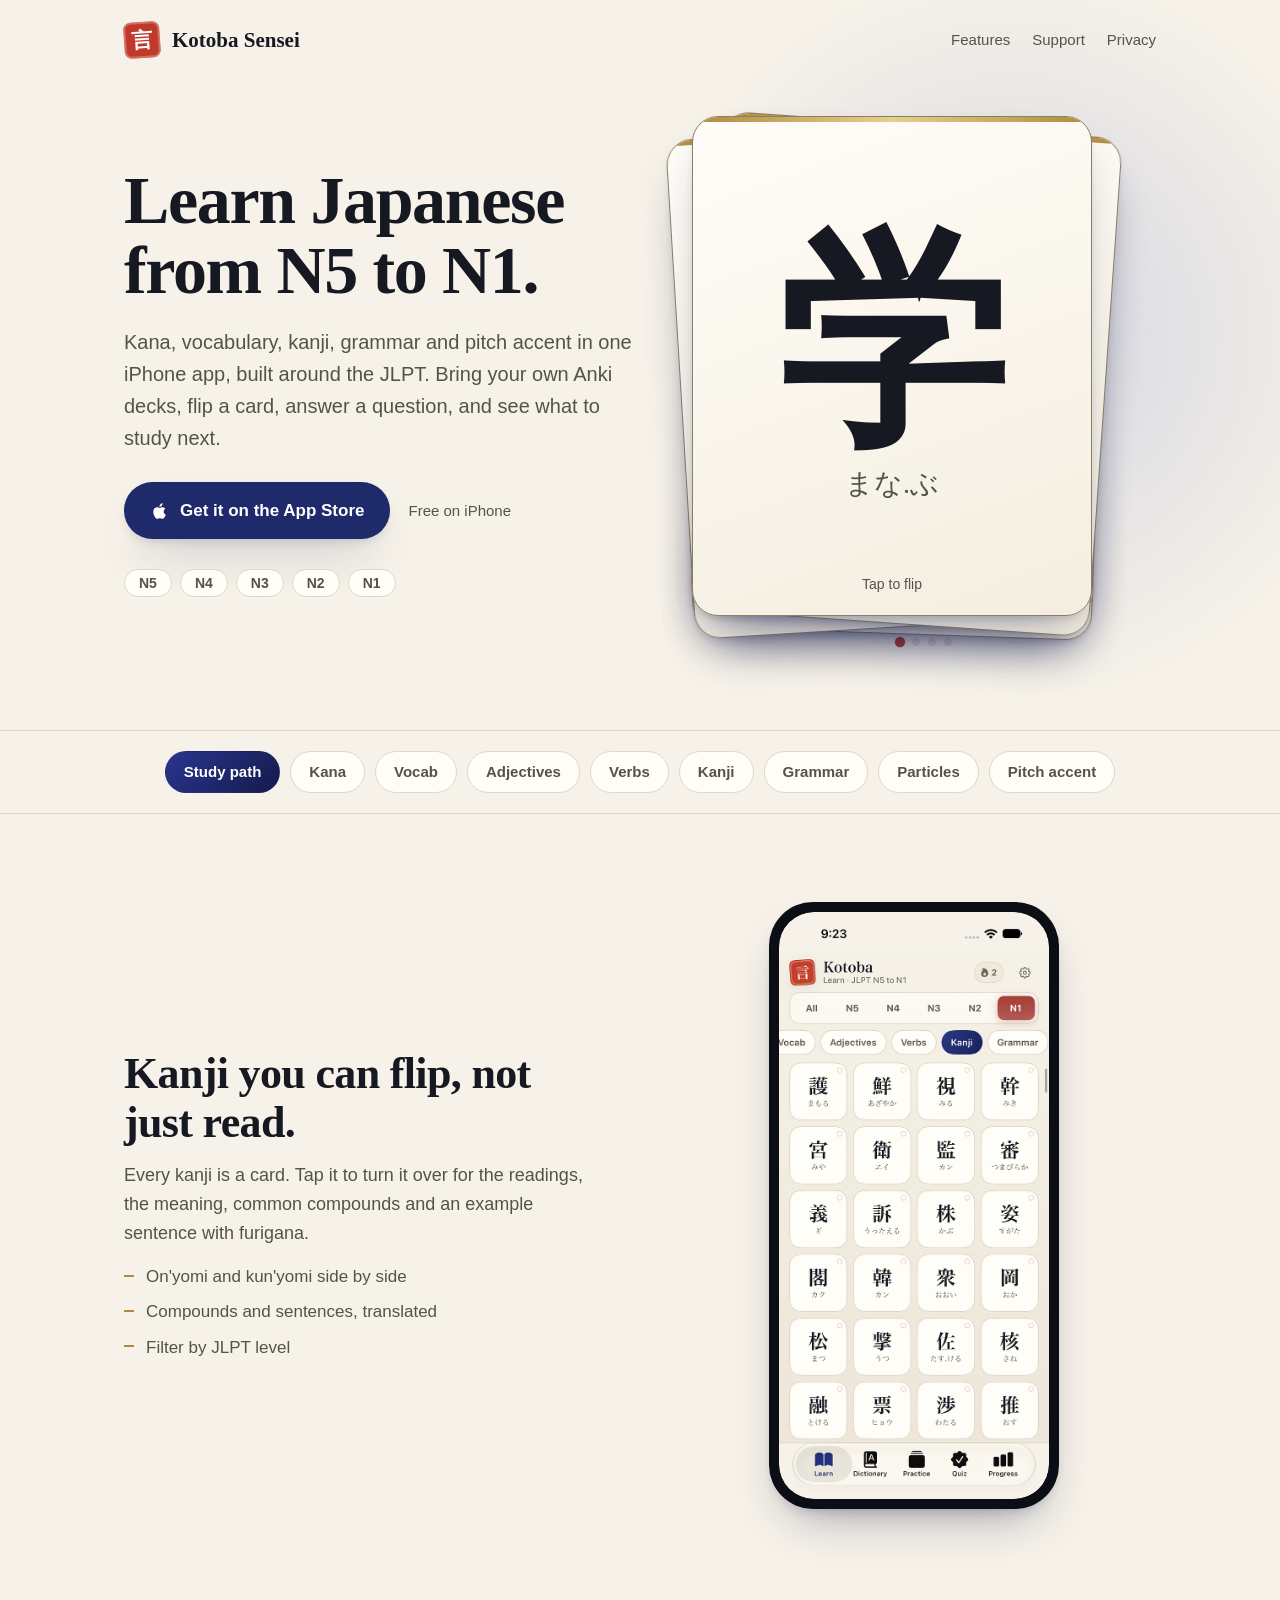
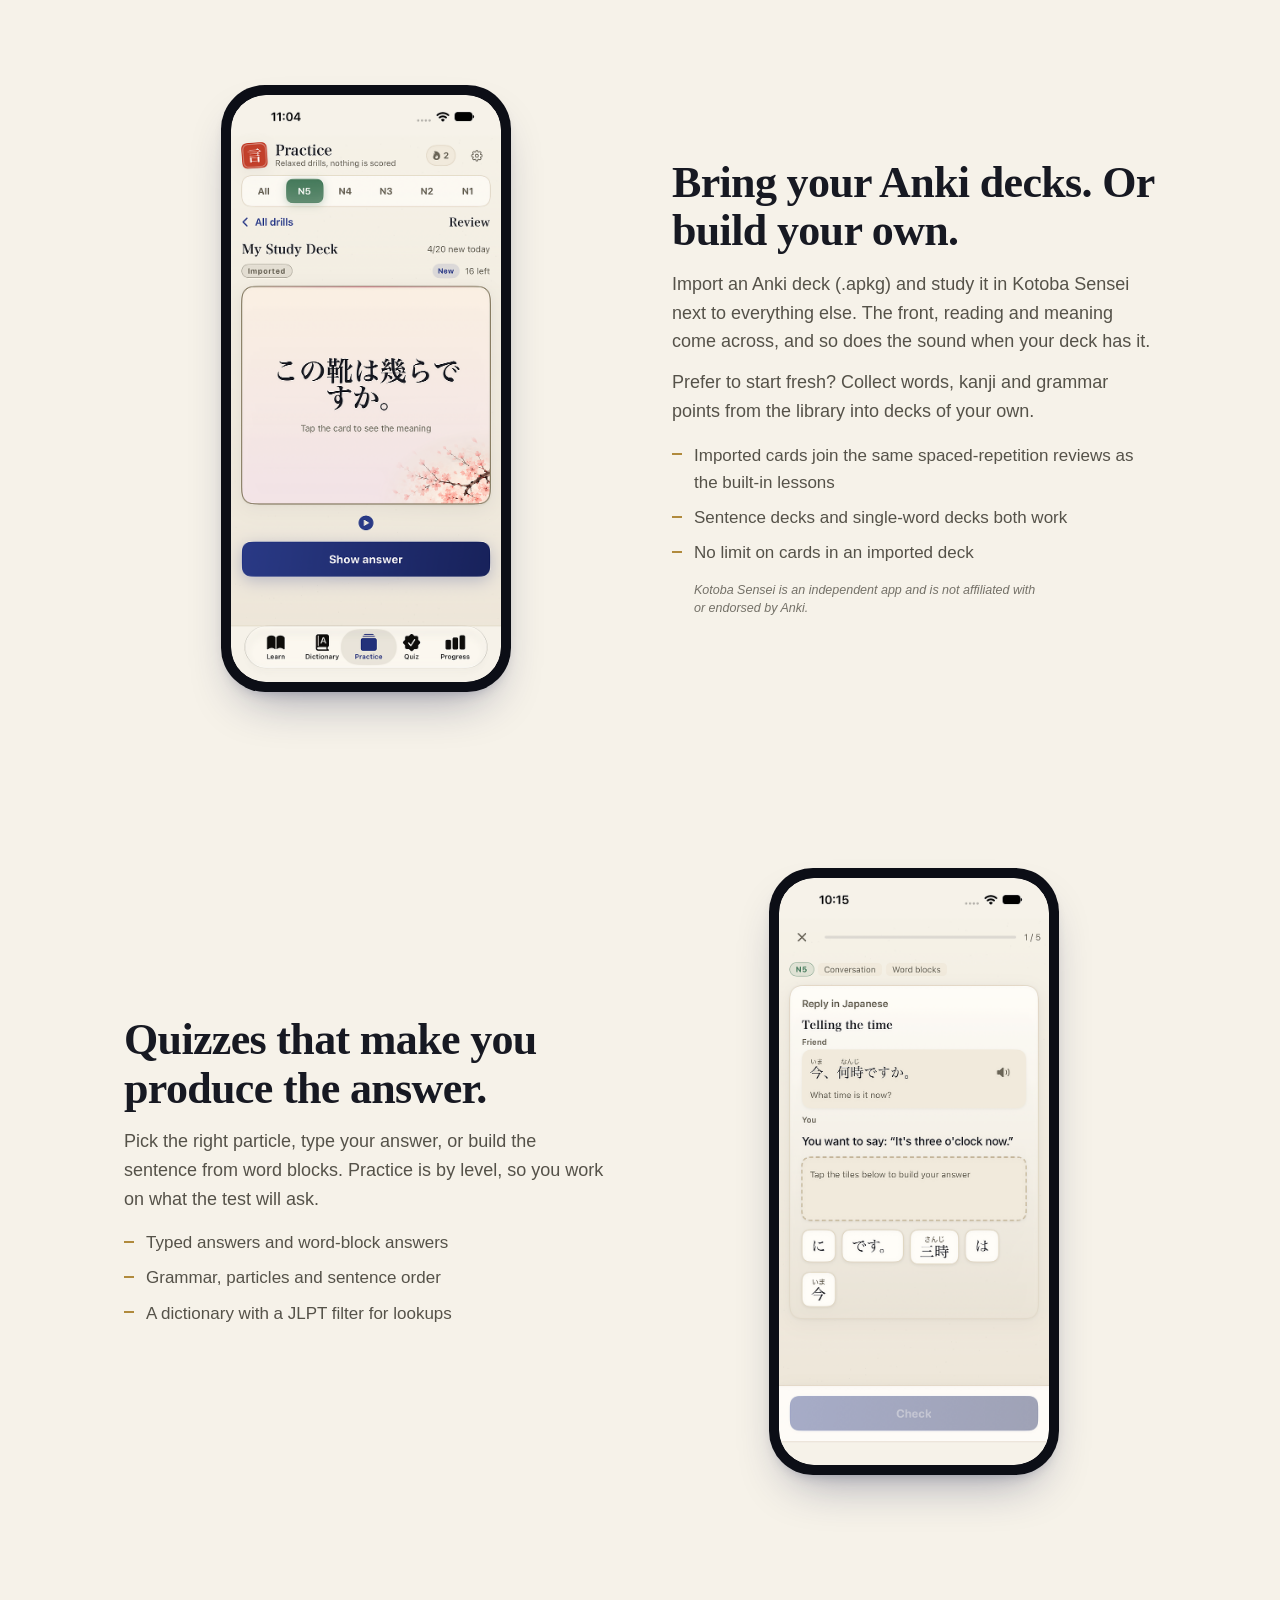
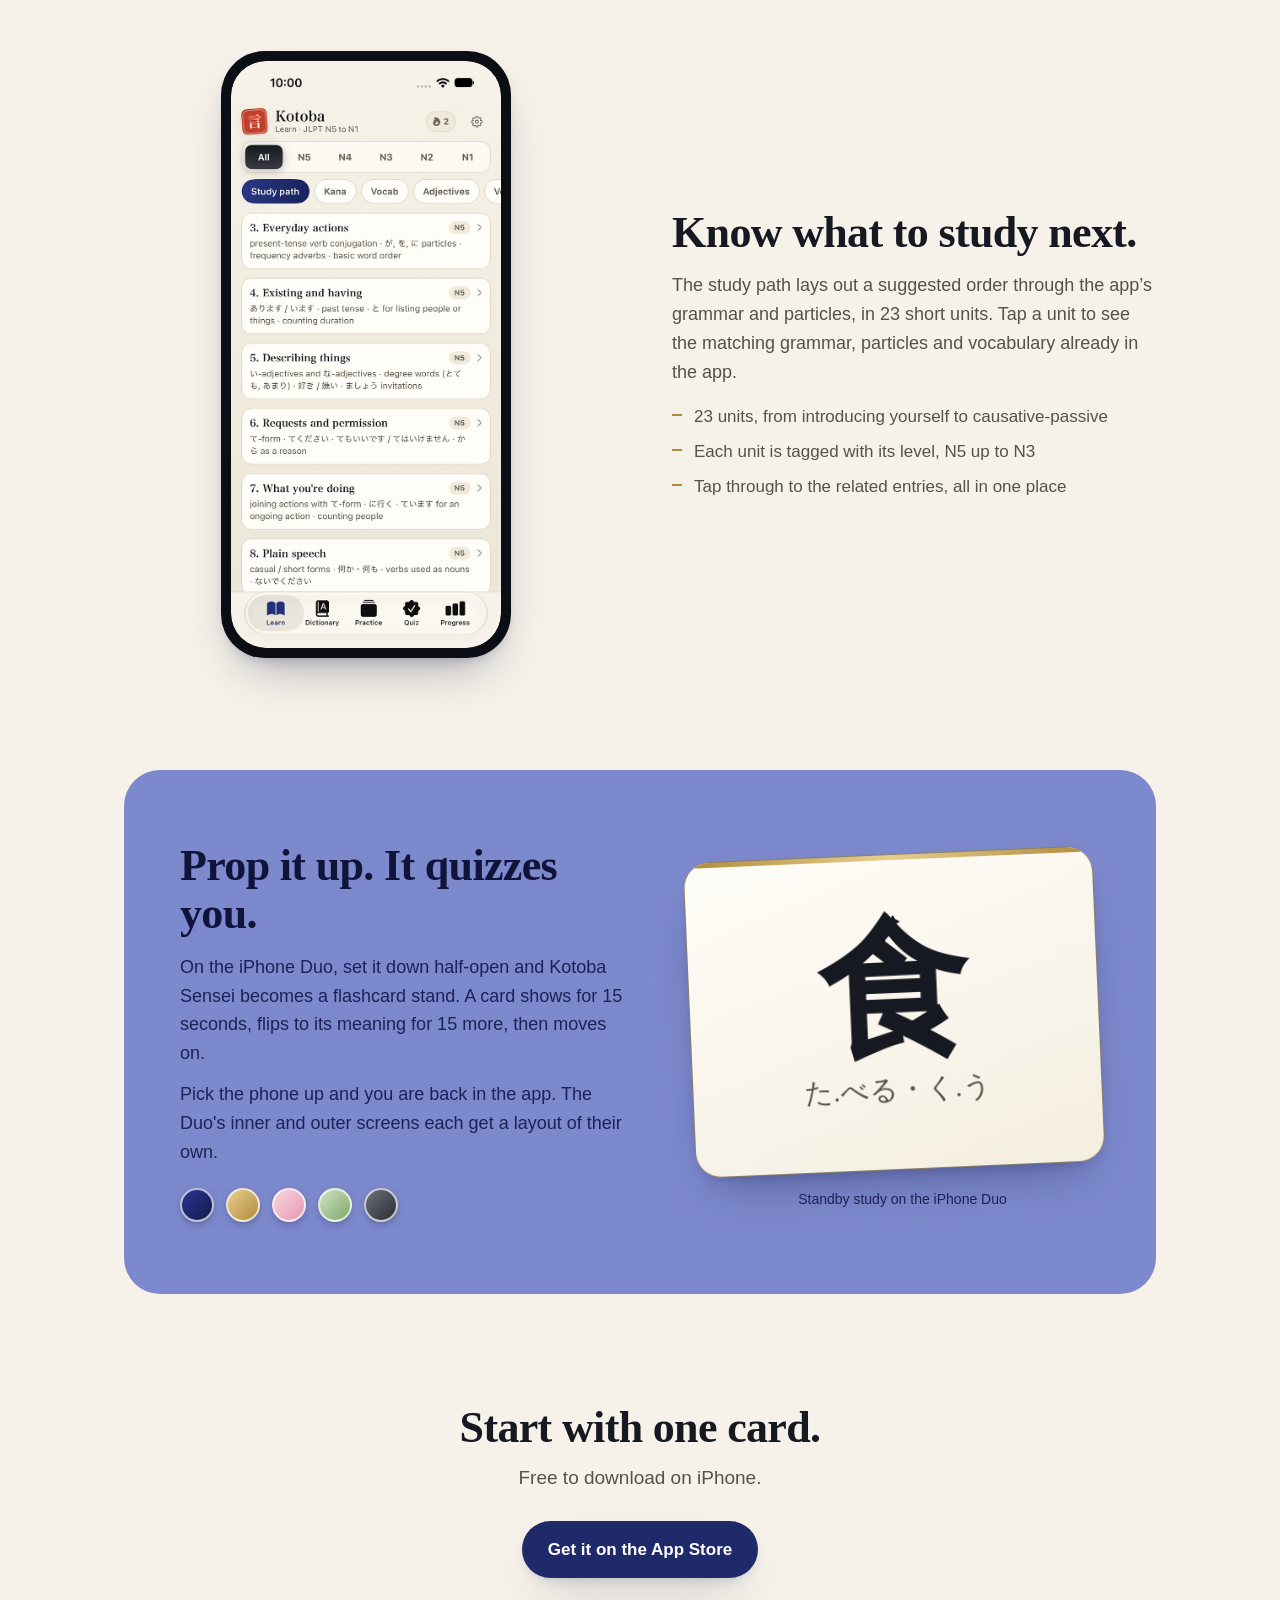
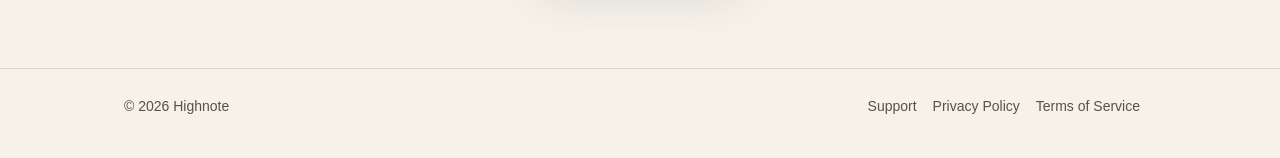
<file: index.html>
<!doctype html>
<html lang="en">
<head>
<meta charset="utf-8">
<meta name="viewport" content="width=device-width,initial-scale=1">
<title>Kotoba Sensei: Learn Japanese for the JLPT</title>
<meta name="description" content="Kotoba Sensei is a Japanese study app for JLPT N5 to N1: kana, vocabulary by topic, kanji flashcards, grammar, pitch accent, quizzes, and Anki deck import.">
<meta property="og:title" content="Kotoba Sensei: Learn Japanese for the JLPT">
<meta property="og:description" content="Kana, vocabulary, kanji, grammar and pitch accent, N5 to N1, in one iPhone app.">
<meta property="og:type" content="website">
<meta property="og:url" content="https://kotobasensei.io/">
<meta name="theme-color" content="#f6f2e9">
<link rel="icon" href="data:image/svg+xml,%3Csvg xmlns='http://www.w3.org/2000/svg' viewBox='0 0 64 64'%3E%3Crect width='64' height='64' rx='12' fill='%23c0392b'/%3E%3Ctext x='32' y='46' font-size='38' text-anchor='middle' fill='white' font-family='serif'%3E言%3C/text%3E%3C/svg%3E">
<link rel="stylesheet" href="home.css?v=6">
</head>
<body>

<div class="wrap">
  <header class="top">
    <a class="brand" href="/"><span class="hanko" aria-hidden="true">言</span>Kotoba Sensei</a>
    <nav aria-label="Primary"><a href="#features">Features</a><a href="support.html">Support</a><a href="privacy.html">Privacy</a></nav>
  </header>

  <section class="hero">
    <div>
      <h1>Learn Japanese from N5 to N1.</h1>
      <p class="lead">Kana, vocabulary, kanji, grammar and pitch accent in one iPhone app, built around the JLPT. Bring your own Anki decks, flip a card, answer a question, and see what to study next.</p>
      <div class="cta-row">
        <a class="btn" href="https://apps.apple.com/us/app/kotoba-sensei/id6817171579">
          <svg viewBox="0 0 24 24" aria-hidden="true"><path d="M16.4 12.7c0-2.3 1.9-3.4 2-3.5-1.1-1.6-2.8-1.8-3.4-1.8-1.4-.1-2.8.9-3.5.9s-1.8-.8-3-.8c-1.5 0-3 .9-3.8 2.3-1.6 2.8-.4 7 1.2 9.3.8 1.1 1.7 2.4 2.9 2.3 1.2 0 1.6-.7 3-.7s1.8.7 3 .7 2-1.1 2.8-2.2c.9-1.3 1.2-2.5 1.3-2.6-.1 0-2.5-1-2.5-3.9zM14.1 5.8c.6-.8 1.1-1.9.9-3-.9 0-2.1.6-2.7 1.4-.6.7-1.1 1.8-1 2.9 1.1.1 2.2-.5 2.8-1.3z"/></svg>
          Get it on the App Store
        </a>
        <span class="note">Free on iPhone</span>
      </div>
      <div class="levels" aria-label="JLPT levels covered"><span>N5</span><span>N4</span><span>N3</span><span>N2</span><span>N1</span></div>
    </div>

    <div>
      <div class="hero-deck" id="heroDeck" role="button" tabindex="0" aria-label="Kanji flashcards. Press to flip the top card.">
        <div class="slot p0"><div class="flip">
          <div class="face front"><div><div class="k">学</div><div class="r">まな.ぶ</div></div></div>
          <div class="face back"><div><span class="m">Study</span><span class="lv">N5</span></div></div>
        </div></div>
      </div>
      <div class="dots" id="dots" aria-hidden="true"><i class="on"></i><i></i><i></i><i></i></div>
    </div>
  </section>
</div>

<div class="rail" aria-label="What's inside">
  <div class="pills"><span>Study path</span><span>Kana</span><span>Vocab</span><span>Adjectives</span><span>Verbs</span><span>Kanji</span><span>Grammar</span><span>Particles</span><span>Pitch accent</span></div>
</div>

<main class="wrap" id="features">

  <section class="show">
    <div class="copy">
      <h2>Kanji you can flip, not just read.</h2>
      <p>Every kanji is a card. Tap it to turn it over for the readings, the meaning, common compounds and an example sentence with furigana.</p>
      <ul>
        <li>On'yomi and kun'yomi side by side</li>
        <li>Compounds and sentences, translated</li>
        <li>Filter by JLPT level</li>
      </ul>
    </div>
    <div class="phone" role="img" aria-label="Kanji screen showing a grid of kanji cards">
      <div class="screen">
        <img src="shots/kanji-960.png" srcset="shots/kanji-640.png 640w, shots/kanji-960.png 960w" sizes="(min-width:1100px) 310px, 270px" alt="Kanji screen in Kotoba Sensei" loading="lazy" onerror="this.remove()">
        <div class="island"></div>
        <div class="sp"><b>Vocab</b><b>Verbs</b><b class="on">Kanji</b><b>Grammar</b></div>
        <div class="tiles">
          <div class="tile">日<small>ひ</small></div><div class="tile">水<small>みず</small></div>
          <div class="tile">学<small>まな.ぶ</small></div><div class="tile">山<small>やま</small></div>
          <div class="tile">食<small>た.べる</small></div><div class="tile">人<small>ひと</small></div>
        </div>
      </div>
    </div>
  </section>

  <section class="show flip-row" id="decks">
    <div class="copy">
      <h2>Bring your Anki decks. Or build your own.</h2>
      <p>Import an Anki deck (.apkg) and study it in Kotoba Sensei next to everything else. The front, reading and meaning come across, and so does the sound when your deck has it.</p>
      <p>Prefer to start fresh? Collect words, kanji and grammar points from the library into decks of your own.</p>
      <ul>
        <li>Imported cards join the same spaced-repetition reviews as the built-in lessons</li>
        <li>Sentence decks and single-word decks both work</li>
        <li>No limit on cards in an imported deck</li>
      </ul>
      <p class="footnote">Kotoba Sensei is an independent app and is not affiliated with or endorsed by Anki.</p>
    </div>
    <div class="phone" role="img" aria-label="Imported decks screen listing Anki decks and a card preview">
      <div class="screen">
        <img src="shots/decks-960.png" srcset="shots/decks-640.png 640w, shots/decks-960.png 960w" sizes="(min-width:1100px) 310px, 270px" alt="Imported decks in Kotoba Sensei" loading="lazy" onerror="this.remove()">
        <div class="island"></div>
        <div class="dk-head"><b>Imported decks</b><span class="imp">Import .apkg</span></div>
        <div class="dk-list">
          <div class="drow"><span>Travel phrases<small>Imported from Anki</small></span><em>212 cards</em></div>
          <div class="drow"><span>N3 sentences<small>Imported from Anki</small></span><em>480 cards</em></div>
          <div class="drow own"><span>My Flashcards<small>Built from the library</small></span><em>36 cards</em></div>
        </div>
        <div class="mini">
          <div class="mk">食べる</div><div class="mr">たべる</div><div class="mm">to eat</div>
          <div class="snd" aria-hidden="true"><i></i><i></i><i></i><i></i><i></i></div>
        </div>
      </div>
    </div>
  </section>

  <section class="show">
    <div class="copy">
      <h2>Quizzes that make you produce the answer.</h2>
      <p>Pick the right particle, type your answer, or build the sentence from word blocks. Practice is by level, so you work on what the test will ask.</p>
      <ul>
        <li>Typed answers and word-block answers</li>
        <li>Grammar, particles and sentence order</li>
        <li>A dictionary with a JLPT filter for lookups</li>
      </ul>
    </div>
    <div class="phone" role="img" aria-label="Quiz screen asking for the correct particle">
      <div class="screen">
        <img src="shots/quiz-960.png" srcset="shots/quiz-640.png 640w, shots/quiz-960.png 960w" sizes="(min-width:1100px) 310px, 270px" alt="Quiz screen in Kotoba Sensei" loading="lazy" onerror="this.remove()">
        <div class="island"></div>
        <div class="bar"><i style="width:30%"></i></div>
        <div class="q"><div class="hint">Choose the particle</div><div class="jp">私<span class="blank">&nbsp;&nbsp;&nbsp;</span>学生です</div><div class="hint">I am a student.</div></div>
        <div class="opts"><b class="ok">は</b><b>が</b><b>を</b></div>
        <div class="hint2">Build the sentence: I study Japanese.</div>
        <div class="blocks"><b>日本語</b><b>を</b><b>勉強</b><b>します</b></div>
      </div>
    </div>
  </section>

  <section class="show flip-row">
    <div class="copy">
      <h2>Know what to study next.</h2>
      <p>The study path lays out a suggested order through the app&rsquo;s grammar and particles, in 23 short units. Tap a unit to see the matching grammar, particles and vocabulary already in the app.</p>
      <ul>
        <li>23 units, from introducing yourself to causative-passive</li>
        <li>Each unit is tagged with its level, N5 up to N3</li>
        <li>Tap through to the related entries, all in one place</li>
      </ul>
    </div>
    <div class="phone" role="img" aria-label="Study path screen listing numbered units">
      <div class="screen">
        <img src="shots/path-960.png" srcset="shots/path-640.png 640w, shots/path-960.png 960w" sizes="(min-width:1100px) 310px, 270px" alt="Study path in Kotoba Sensei" loading="lazy" onerror="this.remove()">
        <div class="island"></div>
        <div class="sp"><b class="on">Study path</b><b>Kana</b><b>Vocab</b></div>
        <div class="path">
          <div class="step num"><i>1</i><span>Introducing yourself<em>N5</em></span></div>
          <div class="step num"><i>2</i><span>Pointing things out<em>N5</em></span></div>
          <div class="step num"><i>3</i><span>Everyday actions<em>N5</em></span></div>
          <div class="step num"><i>4</i><span>Existing and having<em>N5</em></span></div>
          <div class="step num"><i>5</i><span>Describing things<em>N5</em></span></div>
          <div class="step num"><i>6</i><span>Requests and permission<em>N5</em></span></div>
          <div class="step num"><i>7</i><span>What you&rsquo;re doing<em>N5</em></span></div>
        </div>
      </div>
    </div>
  </section>

  <section class="standby" aria-labelledby="standbyH">
    <div>
      <h2 id="standbyH">Prop it up. It quizzes you.</h2>
      <p>On the iPhone Duo, set it down half-open and Kotoba Sensei becomes a flashcard stand. A card shows for 15 seconds, flips to its meaning for 15 more, then moves on.</p>
      <p>Pick the phone up and you are back in the app. The Duo's inner and outer screens each get a layout of their own.</p>
      <div class="themes" aria-label="Card themes"><i style="background:linear-gradient(135deg,#2a3590,#141b4a)"></i><i style="background:linear-gradient(135deg,#e6cf8e,#b08a3c)"></i><i style="background:linear-gradient(135deg,#f7d5de,#e59ab0)"></i><i style="background:linear-gradient(135deg,#cfe3c4,#7fa86a)"></i><i style="background:linear-gradient(135deg,#6b6f78,#2a2d33)"></i></div>
    </div>
    <figure class="stand" style="margin:0">
      <div class="deck">
        <button class="flip" id="standCard" type="button" aria-label="Standby flashcard. Press to flip.">
          <div class="face front"><div><div class="k">食</div><div class="r">た.べる・く.う</div></div></div>
          <div class="face back">
            <div><span class="m">Eat, food</span><span class="lv">N5</span></div>
            <div class="row"><b>音</b>ショク</div>
            <div class="row"><b>訓</b>た.べる・く.う</div>
            <ul><li><span class="w">食事</span><span class="y">しょくじ</span><span class="e">meal</span></li></ul>
            <div class="sent"><span>朝ご飯を食べます。</span><small>I eat breakfast.</small></div>
          </div>
        </button>
      </div>
      <figcaption>Standby study on the iPhone Duo</figcaption>
    </figure>
  </section>

  <section class="final">
    <h2>Start with one card.</h2>
    <p>Free to download on iPhone.</p>
    <a class="btn" href="https://apps.apple.com/us/app/kotoba-sensei/id6817171579">Get it on the App Store</a>
  </section>
</main>

<footer>
  <div class="wrap">
    <span>&copy; 2026 Highnote</span>
    <span><a href="support.html">Support</a><a href="privacy.html">Privacy Policy</a><a href="https://o7highnote.github.io/kotoba-privacy/terms.html">Terms of Service</a></span>
  </div>
</footer>

<script>
(function(){
  var reduce = window.matchMedia('(prefers-reduced-motion: reduce)').matches;
  var deck = [
    {k:'学',r:'まな.ぶ',m:'Study',on:'ガク',kun:'まな.ぶ',ex:[['学校','がっこう','school'],['大学','だいがく','university']],s:'毎日学校で日本語を学びます。',t:'I study Japanese at school every day.'},
    {k:'水',r:'みず',m:'Water',on:'スイ',kun:'みず',ex:[['水曜日','すいようび','Wednesday'],['水道','すいどう','water supply']],s:'冷たい水を飲みます。',t:'I drink cold water.'},
    {k:'山',r:'やま',m:'Mountain',on:'サン',kun:'やま',ex:[['富士山','ふじさん','Mt. Fuji'],['登山','とざん','mountain climbing']],s:'高い山に登ります。',t:'I climb a tall mountain.'},
    {k:'日',r:'ひ・か',m:'Day, sun',on:'ニチ・ジツ',kun:'ひ・か',ex:[['日本','にほん','Japan'],['毎日','まいにち','every day']],s:'毎日日本語を勉強します。',t:'I study Japanese every day.'}
  ];
  var deckEl=document.getElementById('heroDeck'), dots=[].slice.call(document.querySelectorAll('#dots i'));
  function esc(s){return s.replace(/&/g,'&amp;').replace(/</g,'&lt;');}
  function cardHTML(c){
    return '<div class="flip">'+
      '<div class="face front"><div><div class="k">'+c.k+'</div><div class="r">'+c.kun+'</div></div><div class="tap">Tap to flip</div></div>'+
      '<div class="face back"><div><span class="m">'+esc(c.m)+'</span><span class="lv">N5</span></div>'+
      '<div class="row"><b>音</b>'+c.on+'</div><div class="row"><b>訓</b>'+c.kun+'</div>'+
      '<ul>'+c.ex.map(function(e){return '<li><span class="w">'+e[0]+'</span><span class="y">'+e[1]+'</span><span class="e">'+esc(e[2])+'</span></li>';}).join('')+'</ul>'+
      '<div class="sent"><span>'+c.s+'</span><small>'+esc(c.t)+'</small></div></div></div>';
  }
  deckEl.innerHTML='';
  var slots=deck.map(function(c){var s=document.createElement('div');s.innerHTML=cardHTML(c);s.className='slot';deckEl.appendChild(s);return s;});
  var order=deck.map(function(_,n){return n;}), busy=false, hover=false, timer=null;
  function layout(){
    order.forEach(function(ci,pos){slots[ci].className='slot p'+pos;});
    dots.forEach(function(d,n){d.className=n===order[0]?'on':'';});
  }
  function topFlip(){return slots[order[0]].firstElementChild;}
  function toss(){
    var s=slots[order[0]];
    s.className='slot toss';                       // slides off the top of the stack
    setTimeout(function(){
      order.push(order.shift());                   // goes to the back, the rest move up
      layout();
      setTimeout(function(){busy=false;},650);
    },520);
  }
  // One step: front -> back, or back -> front -> toss to the bottom of the stack.
  function advance(){
    if(busy) return 600;
    var t=topFlip();
    if(!t.classList.contains('is-flipped')){ t.classList.add('is-flipped'); return 3800; }
    busy=true;
    t.classList.remove('is-flipped');
    setTimeout(toss,900);                          // wait for the flip back to finish
    return 5000;
  }
  function schedule(delay){
    clearTimeout(timer);
    if(reduce) return;
    timer=setTimeout(function(){
      if(hover||document.hidden||busy){ schedule(600); return; }
      schedule(advance());
    },delay);
  }
  layout();
  deckEl.addEventListener('click',function(){ schedule(advance()); });
  deckEl.addEventListener('keydown',function(e){ if(e.key==='Enter'||e.key===' '){ e.preventDefault(); schedule(advance()); } });
  deckEl.addEventListener('mouseenter',function(){hover=true;});
  deckEl.addEventListener('mouseleave',function(){hover=false;});
  deckEl.addEventListener('focus',function(){hover=true;});
  deckEl.addEventListener('blur',function(){hover=false;});
  schedule(3200);

  var st=document.getElementById('standCard');
  st.addEventListener('click',function(){st.classList.toggle('is-flipped');});
  if(!reduce) setInterval(function(){ if(!document.hidden) st.classList.toggle('is-flipped'); },4200);
})();
</script>
</body>
</html>
</file>
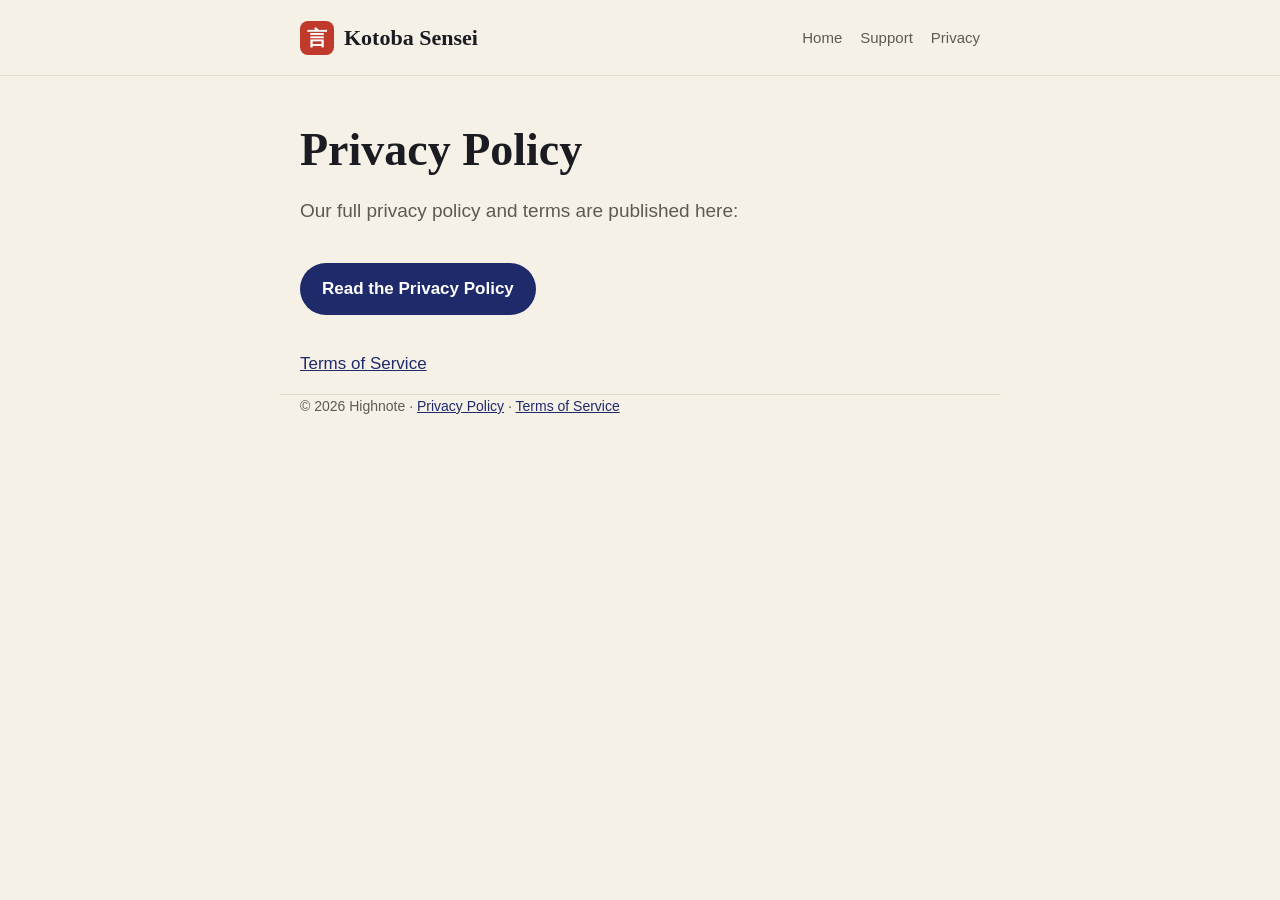
<file: privacy.html>
<!doctype html><html lang="en"><head><meta charset="utf-8"><meta name="viewport" content="width=device-width,initial-scale=1"><title>Privacy – Kotoba Sensei</title><meta name="description" content="Privacy policy for Kotoba Sensei."><link rel="stylesheet" href="style.css"></head><body><header><div class="wrap"><a class="brand" href="/"><span class="stamp">言</span>Kotoba Sensei</a><nav><a href="/">Home</a><a href="support.html">Support</a><a href="privacy.html">Privacy</a></nav></div></header><main class="wrap">
<h1>Privacy Policy</h1>
<p class="lead">Our full privacy policy and terms are published here:</p>
<p><a class="btn" href="https://o7highnote.github.io/kotoba-privacy/">Read the Privacy Policy</a></p>
<p><a href="https://o7highnote.github.io/kotoba-privacy/terms.html">Terms of Service</a></p>
</main><footer class="wrap">&copy; 2026 Highnote &middot; <a href="privacy.html">Privacy Policy</a> &middot; <a href="https://o7highnote.github.io/kotoba-privacy/terms.html">Terms of Service</a></footer></body></html>
</file>
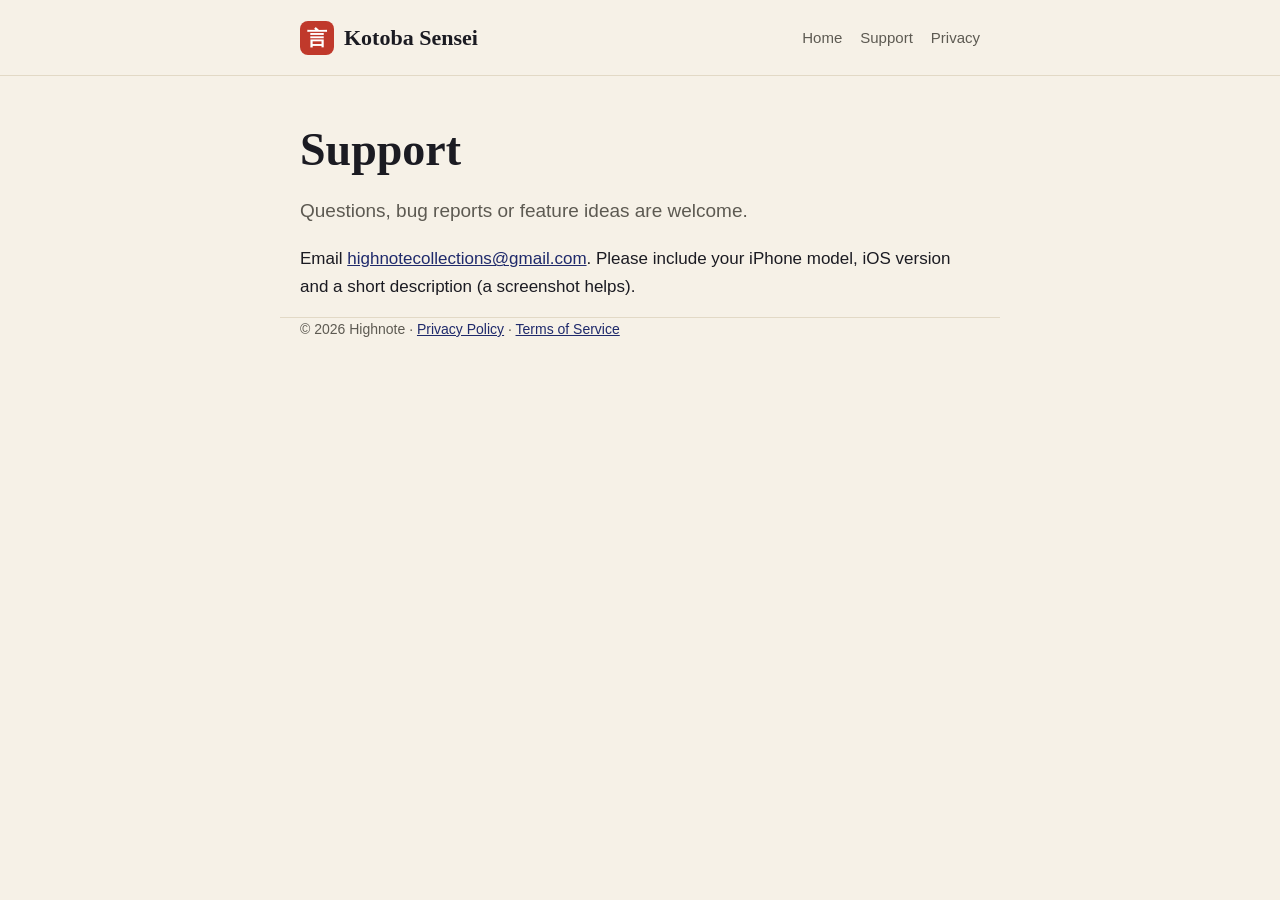
<file: support.html>
<!doctype html><html lang="en"><head><meta charset="utf-8"><meta name="viewport" content="width=device-width,initial-scale=1"><title>Support – Kotoba Sensei</title><meta name="description" content="Get help with Kotoba Sensei."><link rel="stylesheet" href="style.css"></head><body><header><div class="wrap"><a class="brand" href="/"><span class="stamp">言</span>Kotoba Sensei</a><nav><a href="/">Home</a><a href="support.html">Support</a><a href="privacy.html">Privacy</a></nav></div></header><main class="wrap">
<h1>Support</h1>
<p class="lead">Questions, bug reports or feature ideas are welcome.</p>
<p>Email <a href="mailto:highnotecollections@gmail.com">highnotecollections@gmail.com</a>. Please include your iPhone model, iOS version and a short description (a screenshot helps).</p>
</main><footer class="wrap">&copy; 2026 Highnote &middot; <a href="privacy.html">Privacy Policy</a> &middot; <a href="https://o7highnote.github.io/kotoba-privacy/terms.html">Terms of Service</a></footer></body></html>
</file>
<file: home.css>
:root{
  --washi:#f6f2e9; --paper:#fffdf8; --ink:#171922; --ink2:#555249; --line:#e0d7c6;
  --indigo:#1f2a6b; --indigo-deep:#141b4a; --gold:#b08a3c; --hanko:#c0392b; --lavender:#7c89cc;
  --btn:#1f2a6b; --btn-ink:#fff; --shadow:0 24px 50px -22px rgba(20,27,74,.45), 0 6px 14px -8px rgba(20,27,74,.3);
  --serif:ui-serif,"Iowan Old Style","Hiragino Mincho ProN","Yu Mincho","Noto Serif JP",Georgia,serif;
  --kanji:"Hiragino Mincho ProN","Yu Mincho","Noto Serif JP",ui-serif,serif;
  --sans:-apple-system,BlinkMacSystemFont,"Segoe UI",Roboto,sans-serif;
}
@media(prefers-color-scheme:dark){:root{
  --washi:#0d0f17; --paper:#161a27; --ink:#f2efe7; --ink2:#aaa79d; --line:#262b3a;
  --indigo:#8e9bff; --gold:#d9b865; --hanko:#e2574a; --btn:#f2efe7; --btn-ink:#141b4a;
  --shadow:0 24px 50px -22px rgba(0,0,0,.8), 0 6px 14px -8px rgba(0,0,0,.6);
}}
*{box-sizing:border-box}
html{scroll-behavior:smooth;overflow-x:clip}body{overflow-x:clip}
body{margin:0;background:var(--washi);color:var(--ink);font:17px/1.6 var(--sans);-webkit-font-smoothing:antialiased}
a{color:inherit}
:focus-visible{outline:3px solid var(--lavender);outline-offset:3px;border-radius:6px}
.wrap{max-width:1080px;margin:0 auto;padding:0 24px}

/* header */
.top{display:flex;align-items:center;justify-content:space-between;padding:22px 0}
.brand{white-space:nowrap;display:flex;align-items:center;gap:12px;text-decoration:none;font:700 21px var(--serif)}
.hanko{width:36px;height:36px;border-radius:7px;background:var(--hanko);color:#fff;display:grid;place-items:center;font:700 21px var(--kanji);transform:rotate(-4deg);box-shadow:inset 0 0 0 2px rgba(255,255,255,.28)}
.top nav a{margin-left:22px;text-decoration:none;color:var(--ink2);font-size:15px}
.top nav a:hover{color:var(--ink)}

/* hero */
.hero{display:grid;grid-template-columns:1.05fr .95fr;gap:56px;align-items:center;padding:36px 0 84px}
h1{font:700 clamp(40px,6.2vw,68px)/1.04 var(--serif);letter-spacing:-.02em;margin:0 0 20px}
.lead{font-size:20px;color:var(--ink2);max-width:34em;margin:0 0 28px}
.cta-row{display:flex;align-items:center;gap:18px;flex-wrap:wrap}
.btn{display:inline-flex;align-items:center;gap:10px;background:var(--btn);color:var(--btn-ink);text-decoration:none;font-weight:600;padding:15px 26px;border-radius:999px;box-shadow:var(--shadow);transition:transform .15s}
.btn:hover{transform:translateY(-2px)}
.btn svg{width:20px;height:20px;fill:currentColor}
.note{color:var(--ink2);font-size:15px}
.levels{display:flex;gap:8px;margin-top:30px;flex-wrap:wrap}
.levels span{border:1px solid var(--line);background:var(--paper);border-radius:999px;padding:5px 14px;font:600 14px var(--sans);color:var(--ink2)}

/* the flip card */
.deck{perspective:1400px;justify-self:center;width:min(100%,400px)}
.flip{position:relative;display:block;width:100%;aspect-ratio:4/5;border:0;padding:0;background:none;cursor:pointer;transform-style:preserve-3d;transition:transform .8s cubic-bezier(.3,.7,.2,1);font:inherit;color:inherit;text-align:left}
.flip.is-flipped{transform:rotateY(180deg)}
.face{position:absolute;inset:0;border-radius:26px;backface-visibility:hidden;-webkit-backface-visibility:hidden;overflow:hidden;
  background:linear-gradient(160deg,#fffdf8 0%,#f4eee0 100%);border:1.5px solid #8a7e66;box-shadow:var(--shadow);color:#171922}
.face::before{content:"";position:absolute;left:0;right:0;top:0;height:5px;background:linear-gradient(90deg,#b08a3c,#e6cf8e,#b08a3c)}
@media(prefers-color-scheme:dark){.face{background:linear-gradient(160deg,#1b2033 0%,#141827 100%);border-color:#6b7391;color:#f2efe7}}
.front{display:grid;place-items:center;text-align:center;padding:28px}
.front .k{font:700 clamp(150px,22vw,230px)/1 var(--kanji)}
.front .r{font:400 28px var(--kanji);color:var(--ink2);margin-top:6px}
.front .tap{position:absolute;bottom:20px;left:0;right:0;font-size:14px;color:var(--ink2)}
.back{transform:rotateY(180deg);padding:30px 28px;display:flex;flex-direction:column;gap:10px}
.back .m{font:700 30px var(--serif)}
.back .lv{display:inline-block;background:var(--indigo);color:#fff;border-radius:6px;padding:2px 10px;font:700 13px var(--sans);margin-left:10px;vertical-align:middle}
@media(prefers-color-scheme:dark){.back .lv{color:#141b4a}}
.back .row{color:var(--ink2);font-size:18px}
.back .row b{font:700 17px var(--kanji);color:var(--ink);margin-right:10px}
.back ul{list-style:none;margin:8px 0 0;padding:0;display:grid;gap:6px}
.back li{font-size:17px}
.back li .w{font:700 21px var(--kanji);margin-right:8px}
.back li .y{color:var(--indigo);font-size:15px;margin-right:8px}
.back li .e{color:var(--ink2);font-size:15px}
.dots{display:flex;justify-content:center;gap:8px;margin-top:22px}
.dots i{width:8px;height:8px;border-radius:50%;background:var(--line);transition:background .3s,transform .3s}
.dots i.on{background:var(--hanko);transform:scale(1.3)}

/* sections row */
.rail{border-block:1px solid var(--line);padding:18px 0;overflow:hidden}
.pills{display:flex;gap:10px;overflow-x:auto;scrollbar-width:none;padding:2px 24px;justify-content:center;flex-wrap:wrap}
.pills span{white-space:nowrap;border:1px solid var(--line);background:var(--paper);border-radius:999px;padding:8px 18px;font-weight:600;font-size:15px;color:var(--ink2)}
.pills span:first-child{background:linear-gradient(135deg,#2a3590,#141b4a);color:#fff;border-color:transparent}

/* showcase rows */
.show{display:grid;grid-template-columns:1fr 1fr;gap:64px;align-items:center;padding:88px 0}
.show.flip-row .copy{order:2}
h2{font:700 clamp(30px,4.2vw,44px)/1.1 var(--serif);letter-spacing:-.015em;margin:0 0 14px}
.copy p{color:var(--ink2);font-size:18px;max-width:30em;margin:0 0 12px}
.copy ul{margin:16px 0 0;padding:0;list-style:none;display:grid;gap:8px}
.copy li{padding-left:22px;position:relative;color:var(--ink2)}
.copy li::before{content:"";position:absolute;left:0;top:.68em;width:10px;height:2px;background:var(--gold)}
.copy .footnote{margin:14px 0 0;padding-left:22px;font-size:12.5px;line-height:1.5;font-style:italic;color:var(--ink2);opacity:.8}

/* phones */
@media(min-width:1100px){.phone{width:min(100%,330px)}}
.phone{justify-self:center;width:min(100%,290px);border-radius:44px;background:#0c0e16;padding:10px;box-shadow:var(--shadow);position:relative}
.screen{position:relative;width:100%;aspect-ratio:1206/2622;height:auto;border-radius:35px;overflow:hidden;isolation:isolate;transform:translateZ(0);-webkit-mask-image:-webkit-radial-gradient(white,black);background:#f6f2e9;color:#171922;padding:18px 14px 14px;display:flex;flex-direction:column;gap:12px;font-size:13px}
.screen img{position:absolute;inset:0;width:100%;height:100%;object-fit:cover;object-position:top;border-radius:inherit;z-index:2;background:#f6f2e9}
.island{height:20px;width:76px;border-radius:12px;background:#0c0e16;margin:-4px auto 2px;flex:none}
.sp{display:flex;gap:6px;overflow:hidden;flex:none}
.sp b{white-space:nowrap;border:1px solid #e0d7c6;background:#fffdf8;border-radius:999px;padding:5px 11px;font-weight:600;font-size:11px;color:#555249}
.sp b.on{background:linear-gradient(135deg,#2a3590,#141b4a);color:#fff;border-color:transparent}
.tiles{display:grid;grid-template-columns:1fr 1fr;gap:9px;flex:1;align-content:start}
.tile{background:linear-gradient(160deg,#fffdf8,#f4eee0);border:1.5px solid #8a7e66;border-radius:14px;aspect-ratio:1;display:grid;place-items:center;position:relative;overflow:hidden;font:700 46px var(--kanji)}
.tile::before{content:"";position:absolute;left:0;right:0;top:0;height:3px;background:linear-gradient(90deg,#b08a3c,#e6cf8e,#b08a3c)}
.tile small{position:absolute;bottom:7px;left:0;right:0;text-align:center;font:600 10px var(--sans);color:#555249}
.q{background:linear-gradient(160deg,#fffdf8,#f4eee0);border:1.5px solid #8a7e66;border-radius:16px;padding:18px 14px;text-align:center}
.q .jp{font:700 24px var(--kanji);margin:6px 0}
.q .hint{color:#555249;font-size:12px}
.blank{display:inline-block;min-width:34px;border-bottom:2px solid #b08a3c;color:#c0392b}
.opts{display:grid;gap:8px}
.opts b{display:block;background:#fffdf8;border:1.5px solid #e0d7c6;border-radius:12px;padding:11px;text-align:center;font:700 18px var(--kanji)}
.opts b.ok{border-color:#2f8f5b;background:#e8f6ee;color:#1d6b40}
.blocks{display:flex;gap:6px;flex-wrap:wrap;justify-content:center}
.blocks b{background:#1f2a6b;color:#fff;border-radius:9px;padding:7px 11px;font:600 15px var(--kanji)}
.path{display:grid;gap:9px}
.step{display:flex;align-items:center;gap:11px;background:#fffdf8;border:1px solid #e0d7c6;border-radius:13px;padding:11px 12px}
.step i{flex:none;width:24px;height:24px;border-radius:50%;border:2px solid #cfc5ae;display:grid;place-items:center;font-style:normal;font-size:12px;color:#fff}
.step.done i{background:#2f8f5b;border-color:#2f8f5b}
.step.now{border-color:#1f2a6b;box-shadow:0 0 0 2px rgba(31,42,107,.14)}
.step.now i{border-color:#1f2a6b}
.step span{font-weight:600;font-size:13px}.step em{display:block;font-style:normal;font-weight:400;color:#555249;font-size:11px}

/* standby */
.standby{background:var(--lavender);color:#10143a;border-radius:36px;margin:24px auto 0;padding:72px 56px;display:grid;grid-template-columns:1.05fr .95fr;gap:56px;align-items:center;overflow:hidden}
.standby h2{color:#10143a}
.standby p{color:#1d2257;font-size:18px;max-width:28em;margin:0 0 12px}
.stand{justify-self:center;width:min(100%,440px);transform:rotate(-2.5deg)}
.stand .deck{width:100%}
.stand .flip{aspect-ratio:1.3}
.stand .front .k{font-size:clamp(100px,15vw,150px)}
.stand .back{gap:8px;padding:24px}
.stand figcaption{margin-top:18px;text-align:center;font-size:14px;color:#1d2257;transform:rotate(2.5deg)}
.themes{display:flex;gap:12px;margin-top:22px}
.themes i{width:34px;height:34px;border-radius:50%;border:2px solid rgba(255,255,255,.7);box-shadow:0 3px 8px -3px rgba(16,20,58,.5)}

/* final */
.final{text-align:center;padding:110px 0 90px}
.final h2{margin-bottom:10px}
.final p{color:var(--ink2);margin:0 0 28px;font-size:19px}
footer{border-top:1px solid var(--line);padding:26px 0 40px;color:var(--ink2);font-size:14px}
footer .wrap{display:flex;gap:18px;flex-wrap:wrap;justify-content:space-between}
footer a{text-decoration:none;margin-right:16px}footer a:hover{color:var(--ink)}

@media(max-width:860px){
  .hero,.show,.standby{grid-template-columns:1fr;gap:40px}
  .hero{padding:12px 0 56px}
  .show{padding:56px 0}.show.flip-row .copy{order:0}
  .standby{padding:48px 24px;border-radius:28px}
  .pills{justify-content:flex-start}
  .phone{width:min(100%,250px)}
  .hero{position:relative}
.hero::before{display:none}
}
@media(max-width:520px){.top nav a:first-child{display:none}.top nav a{margin-left:16px}}
@media(prefers-reduced-motion:reduce){.flip{transition:none}.btn{transition:none}html{scroll-behavior:auto}}

.bar{height:6px;border-radius:3px;background:#e0d7c6;flex:none;overflow:hidden}.bar i{display:block;height:100%;background:linear-gradient(90deg,#b08a3c,#e6cf8e)}
.hint2{text-align:center;color:#555249;font-size:12px}
.sent{margin-top:auto;border-top:1px solid var(--line);padding-top:12px;display:grid;gap:2px}
.sent span{font:700 20px var(--kanji)}.sent small{color:var(--ink2);font-size:14px}
.stand .sent span{font-size:17px}
.hero::before{content:"";position:absolute;right:-8%;top:-4%;width:58%;aspect-ratio:1;background:radial-gradient(closest-side,rgba(124,137,204,.28),rgba(124,137,204,0));z-index:-1;pointer-events:none}
.pills span{transition:transform .15s}

/* hero: a physical stack of cards */
.hero-deck{position:relative;justify-self:center;width:min(100%,400px);aspect-ratio:4/5;cursor:pointer;border-radius:26px}
.hero-deck .slot{position:absolute;inset:0;perspective:1400px;transition:transform .6s cubic-bezier(.3,.7,.2,1);will-change:transform}
.hero-deck .flip{position:absolute;inset:0;width:100%;height:100%;aspect-ratio:auto}
.slot.p0{transform:none;z-index:4}
.slot.p1{transform:translate(14px,8px) rotate(4deg);z-index:3}
.slot.p2{transform:translate(-12px,12px) rotate(-3.5deg);z-index:2}
.slot.p3{transform:translate(8px,18px) rotate(2deg);z-index:1}
.slot.toss{transform:translate(82%,-8%) rotate(15deg);z-index:5;transition-duration:.5s;transition-timing-function:cubic-bezier(.5,0,.8,.6)}
@media(prefers-reduced-motion:reduce){.hero-deck .slot{transition:none}}

/* Anki / decks mock */
.dk-head{display:flex;align-items:center;justify-content:space-between;flex:none}
.dk-head b{font:700 15px var(--serif);white-space:nowrap}
.imp{background:linear-gradient(135deg,#2a3590,#141b4a);color:#fff;border-radius:999px;padding:5px 10px;font-weight:600;font-size:10.5px;white-space:nowrap}
.dk-list{display:grid;gap:8px;flex:none}
.drow{display:flex;align-items:center;justify-content:space-between;gap:8px;background:#fffdf8;border:1px solid #e0d7c6;border-radius:13px;padding:11px 12px}
.drow span{font-weight:600;font-size:13px}.drow small{display:block;font-weight:400;font-size:11px;color:#555249}
.drow em{font-style:normal;font-size:12px;color:#555249;white-space:nowrap}
.drow.own{border-color:#b08a3c}
.mini{margin-top:auto;background:linear-gradient(160deg,#fffdf8,#f4eee0);border:1.5px solid #8a7e66;border-radius:16px;padding:16px 12px;text-align:center;position:relative;overflow:hidden}
.mini::before{content:"";position:absolute;left:0;right:0;top:0;height:3px;background:linear-gradient(90deg,#b08a3c,#e6cf8e,#b08a3c)}
.mk{font:700 34px var(--kanji)}.mr{color:#555249;font:400 15px var(--kanji);margin-top:2px}.mm{font-weight:600;font-size:13px;margin-top:6px}
.snd{display:flex;gap:3px;justify-content:center;align-items:center;height:16px;margin-top:8px}
.snd i{width:3px;border-radius:2px;background:#1f2a6b}
.snd i:nth-child(1){height:6px}.snd i:nth-child(2){height:12px}.snd i:nth-child(3){height:16px}.snd i:nth-child(4){height:10px}.snd i:nth-child(5){height:5px}
.step.num i{background:#fffdf8;border-color:#cfc5ae;color:#1f2a6b;font-weight:700;font-size:11px}
</file>
<file: style.css>
:root{--bg:#f6f1e7;--card:#fffdf8;--ink:#1b1b22;--ink2:#5d5a52;--line:#e2d9c6;--accent:#c0392b;--navy:#1f2a6b}
@media(prefers-color-scheme:dark){:root{--bg:#17161a;--card:#201f24;--ink:#f3eee2;--ink2:#a9a498;--line:#34322f;--accent:#e2574a;--navy:#8e9bff}}
*{box-sizing:border-box}body{margin:0;background:var(--bg);color:var(--ink);font:17px/1.6 -apple-system,BlinkMacSystemFont,"Segoe UI",Roboto,sans-serif}
.wrap{max-width:720px;margin:0 auto;padding:0 20px}
header{padding:20px 0;border-bottom:1px solid var(--line)}header .wrap{display:flex;align-items:center;justify-content:space-between;gap:12px;flex-wrap:wrap}
.brand{display:flex;align-items:center;gap:10px;font-family:Georgia,"Times New Roman",serif;font-weight:700;font-size:22px;color:var(--ink);text-decoration:none}
.stamp{width:34px;height:34px;border-radius:8px;background:var(--accent);color:#fff;display:grid;place-items:center;font-size:20px}
nav a{color:var(--ink2);text-decoration:none;margin-left:18px;font-size:15px}nav a:hover{color:var(--ink)}
h1{font-family:Georgia,serif;font-size:clamp(32px,6vw,46px);line-height:1.15;margin:48px 0 12px}h2{font-family:Georgia,serif;margin:36px 0 8px}
.lead{color:var(--ink2);font-size:19px}
.btn{display:inline-block;background:var(--navy);color:#fff;padding:12px 22px;border-radius:999px;text-decoration:none;font-weight:600;margin:18px 0}
.grid{display:grid;grid-template-columns:repeat(auto-fit,minmax(200px,1fr));gap:14px;margin:24px 0}
.card{background:var(--card);border:1px solid var(--line);border-radius:16px;padding:16px 18px}.card b{display:block;margin-bottom:4px}
a{color:var(--navy)}footer{margin:64px 0 32px;padding-top:20px;border-top:1px solid var(--line);color:var(--ink2);font-size:14px}
</file>
